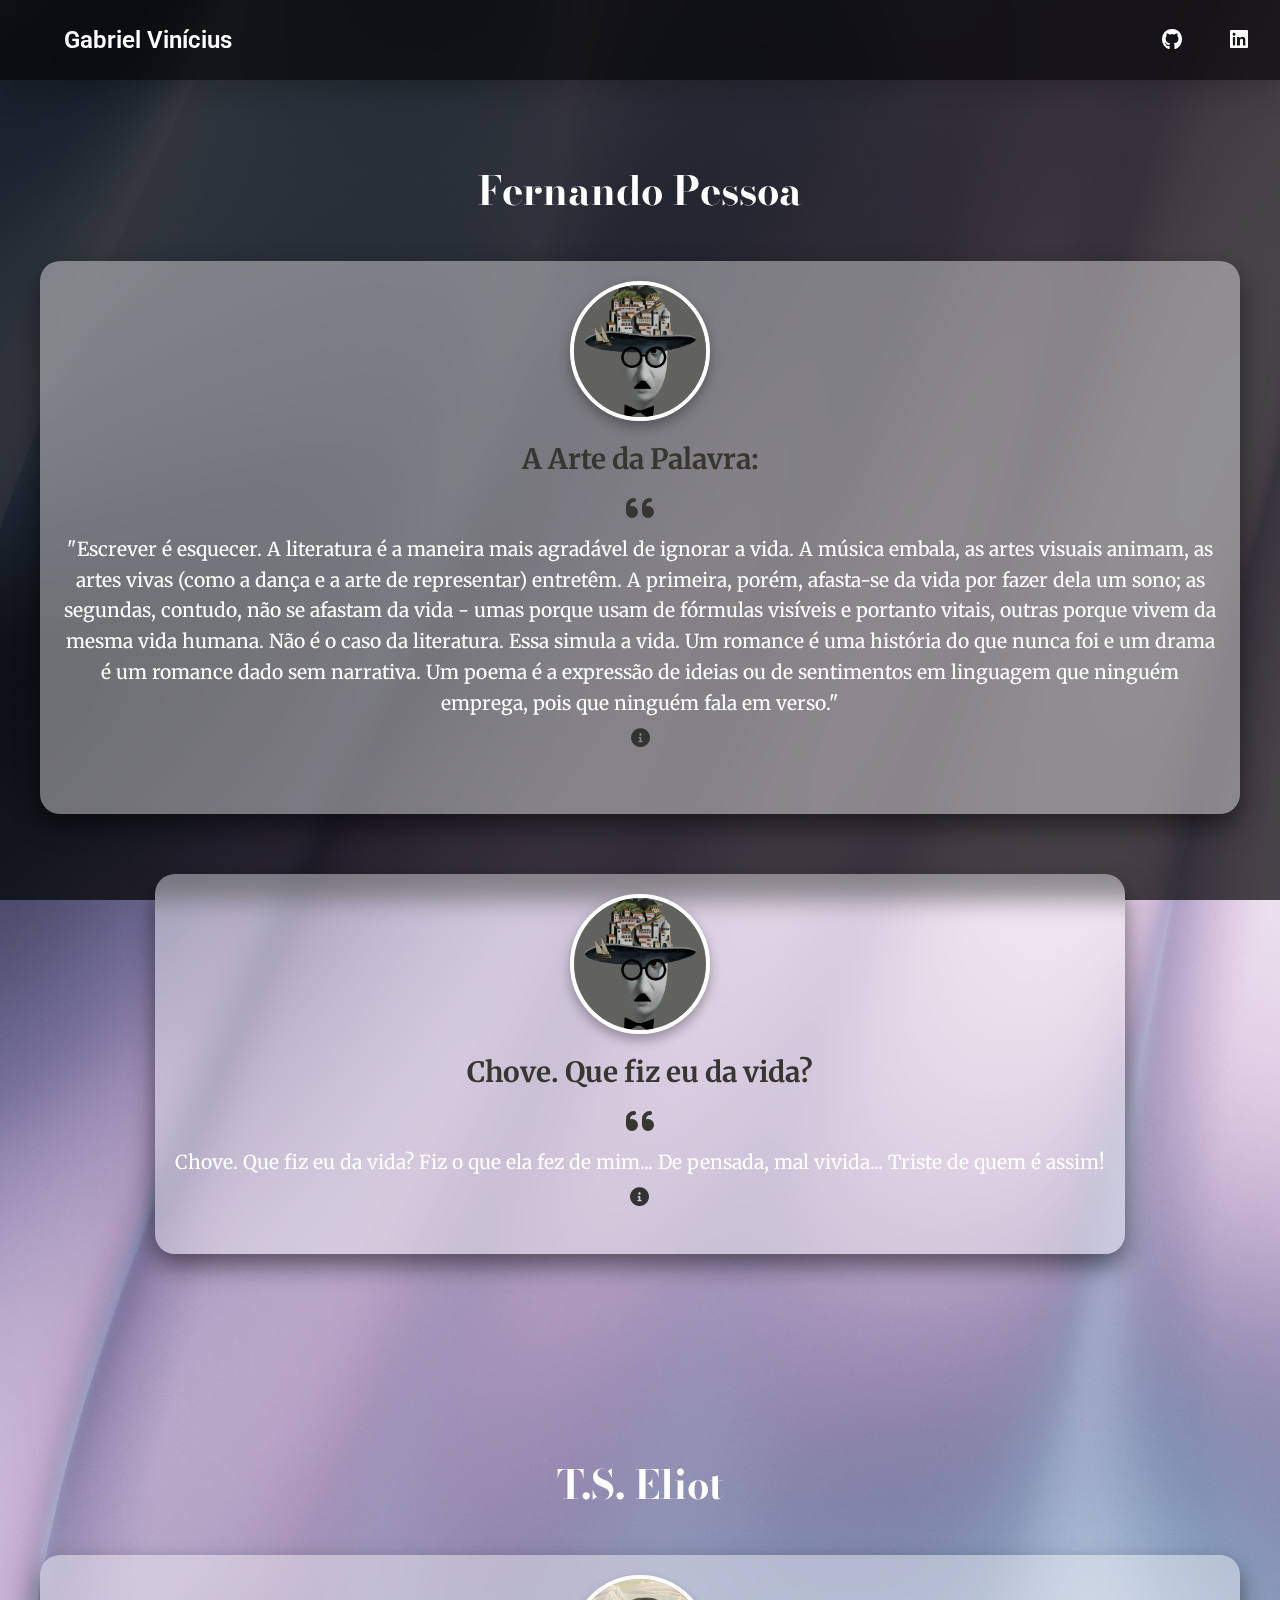
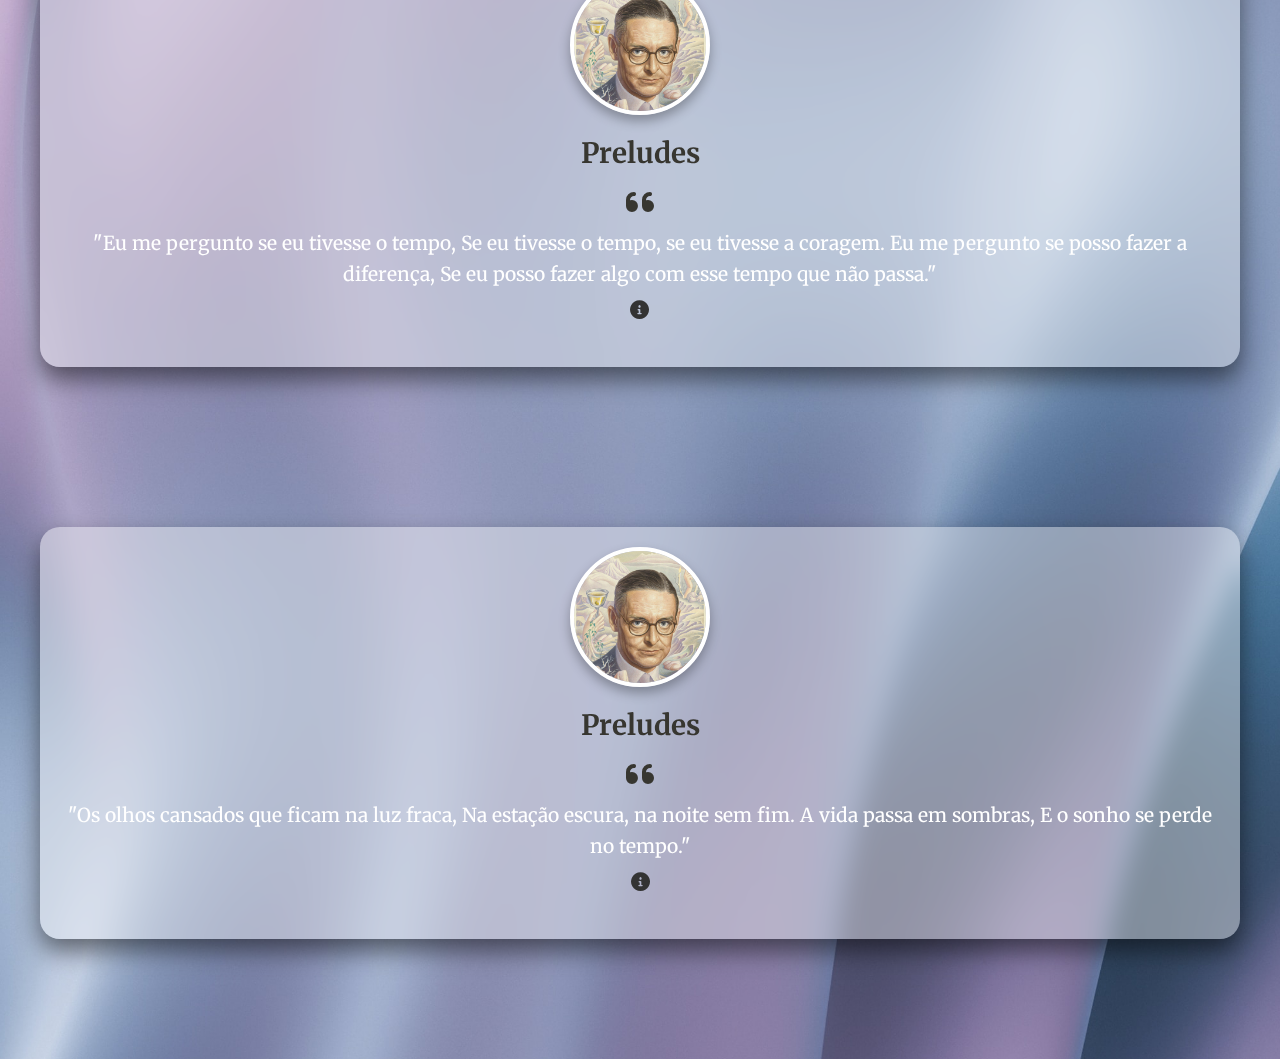
<file: poemas.html>
<!DOCTYPE html>
<html lang="en">
<head>
    <meta charset="UTF-8">
    <meta name="viewport" content="width=device-width, initial-scale=1.0">
    <title>Poemas</title>
    <link rel="stylesheet" href="style.css">
    <link href="https://fonts.googleapis.com/css2?family=Bodoni+Moda:wght@600&display=swap" rel="stylesheet">
    <link href="https://fonts.googleapis.com/css2?family=Roboto:ital,wght@0,400;1,100&display=swap" rel="stylesheet">
    <link rel="stylesheet" href="poemaStyle.css">
    <link rel="stylesheet" href="https://cdnjs.cloudflare.com/ajax/libs/font-awesome/6.0.0-beta3/css/all.min.css">
    <link rel="preconnect" href="https://fonts.googleapis.com">
    <link rel="preconnect" href="https://fonts.gstatic.com" crossorigin>
    <link href="https://fonts.googleapis.com/css2?family=Merriweather:wght@400;700&display=swap" rel="stylesheet">
</head>
<body>
    <header class="header">
        <a href="index.html" class="menu">Gabriel Vinícius</a>
        <nav class="navbar">
            <a href="https://github.com/GabrielAstra" title="GitHub" target="_blank" class="gitLogo"><i class="fab fa-github"></i></a>
            <a href="https://www.linkedin.com/in/gabriel-vin%C3%ADcius-30a443268/" title="LinkedIn" target="_blank" class="linkedinLogo"><i class="fab fa-linkedin"></i></a>
        </nav>
    </header>
    
    <div class="containerTitulo">
        <h1>Fernando Pessoa</h1>
    </div>
    
    <div class="container">
        <div class="cardNew">
            <div class="cardNew-image-wrapper">
                <img src="images/pessoa.jpg" alt="Sample Image" class="cardNew-image">
            </div>
            <div class="cardNew-content">
                <h2>A Arte da Palavra:</h2>
                <i class="fas fa-quote-left"></i> 
                <p>"Escrever é esquecer. A literatura é a maneira mais agradável de ignorar a vida. A música embala, as artes visuais animam, as artes vivas (como a dança e a arte de representar) entretêm. A primeira, porém, afasta-se da vida por fazer dela um sono; as segundas, contudo, não se afastam da vida - umas porque usam de fórmulas visíveis e portanto vitais, outras porque vivem da mesma vida humana. Não é o caso da literatura. Essa simula a vida. Um romance é uma história do que nunca foi e um drama é um romance dado sem narrativa. Um poema é a expressão de ideias ou de sentimentos em linguagem que ninguém emprega, pois que ninguém fala em verso."</p>
                <div class="tooltip">
                    <i class="fas fa-info-circle"></i>
                    <span class="tooltiptext">Aqui inicio um poema com uma visão sobre a literatura como um meio de escape e simulação da vida, em contrase com outras artes que sele relacionam mais diretamente com a experiência real. Uma preferência minha para esses assuntos. </span>
                </div>
            </div>
        </div>
        <div class="cardNew">
            <div class="cardNew-image-wrapper">
                <img src="images/pessoa.jpg" alt="Sample Image" class="cardNew-image">
            </div>
            <div class="cardNew-content">
                <h2>Chove. Que fiz eu da vida?</h2>
                <i class="fas fa-quote-left"></i> 
                <p>Chove. Que fiz eu da vida? Fiz o que ela fez de mim... De pensada, mal vivida... Triste de quem é assim!</p>
                <div class="tooltip">
                    <i class="fas fa-info-circle"></i>
                    <span class="tooltiptext">O trecho expressa uma profunda insatisfação com a própria vida, refletindo sobre a falta de realização e o impacto das circunstâncias externas.</span>
                </div>
            </div>
        </div>
    </div>
    <div class="containerTitulo">
        <h1>T.S. Eliot</h1>
    </div>
    
    <div class="container">
        <div class="cardNew">
            <div class="cardNew-image-wrapper">
                <img src="images/eliot.jpg" alt="T.S. Eliot" class="cardNew-image">
            </div>
            <div class="cardNew-content">
                <h2>Preludes</h2>
                <i class="fas fa-quote-left"></i> 
                <p>"Eu me pergunto se eu tivesse o tempo,
                    Se eu tivesse o tempo, se eu tivesse a coragem.
                    Eu me pergunto se posso fazer a diferença,
                    Se eu posso fazer algo com esse tempo que não passa."                    
                </p>
                <div class="tooltip">
                    <i class="fas fa-info-circle"></i>
                    <span class="tooltiptext">Esses versos refletem a incerteza e a introspecção de Prufrock, expressando a dificuldade de encontrar significado e propósito em meio ao medo e à indecisão.</span>
                </div>
            </div>
        </div>
    </div>
    <div class="container">
        <div class="cardNew">
            <div class="cardNew-image-wrapper">
                <img src="images/eliot.jpg" alt="T.S. Eliot" class="cardNew-image">
            </div>
            <div class="cardNew-content">
                <h2>Preludes</h2>
                <i class="fas fa-quote-left"></i> 
                <p>"Os olhos cansados que ficam na luz fraca,
                    Na estação escura, na noite sem fim.
                    A vida passa em sombras,
                    E o sonho se perde no tempo."
                </p>
                <div class="tooltip">
                    <i class="fas fa-info-circle"></i>
                    <span class="tooltiptext">Esse trecho ilustra a alienação e a monotonia da vida urbana, destacando a dificuldade de encontrar significado e satisfação no cotidiano.</span>
                </div>
            </div>
        </div>
    </div>
</body>
</html>
</file>
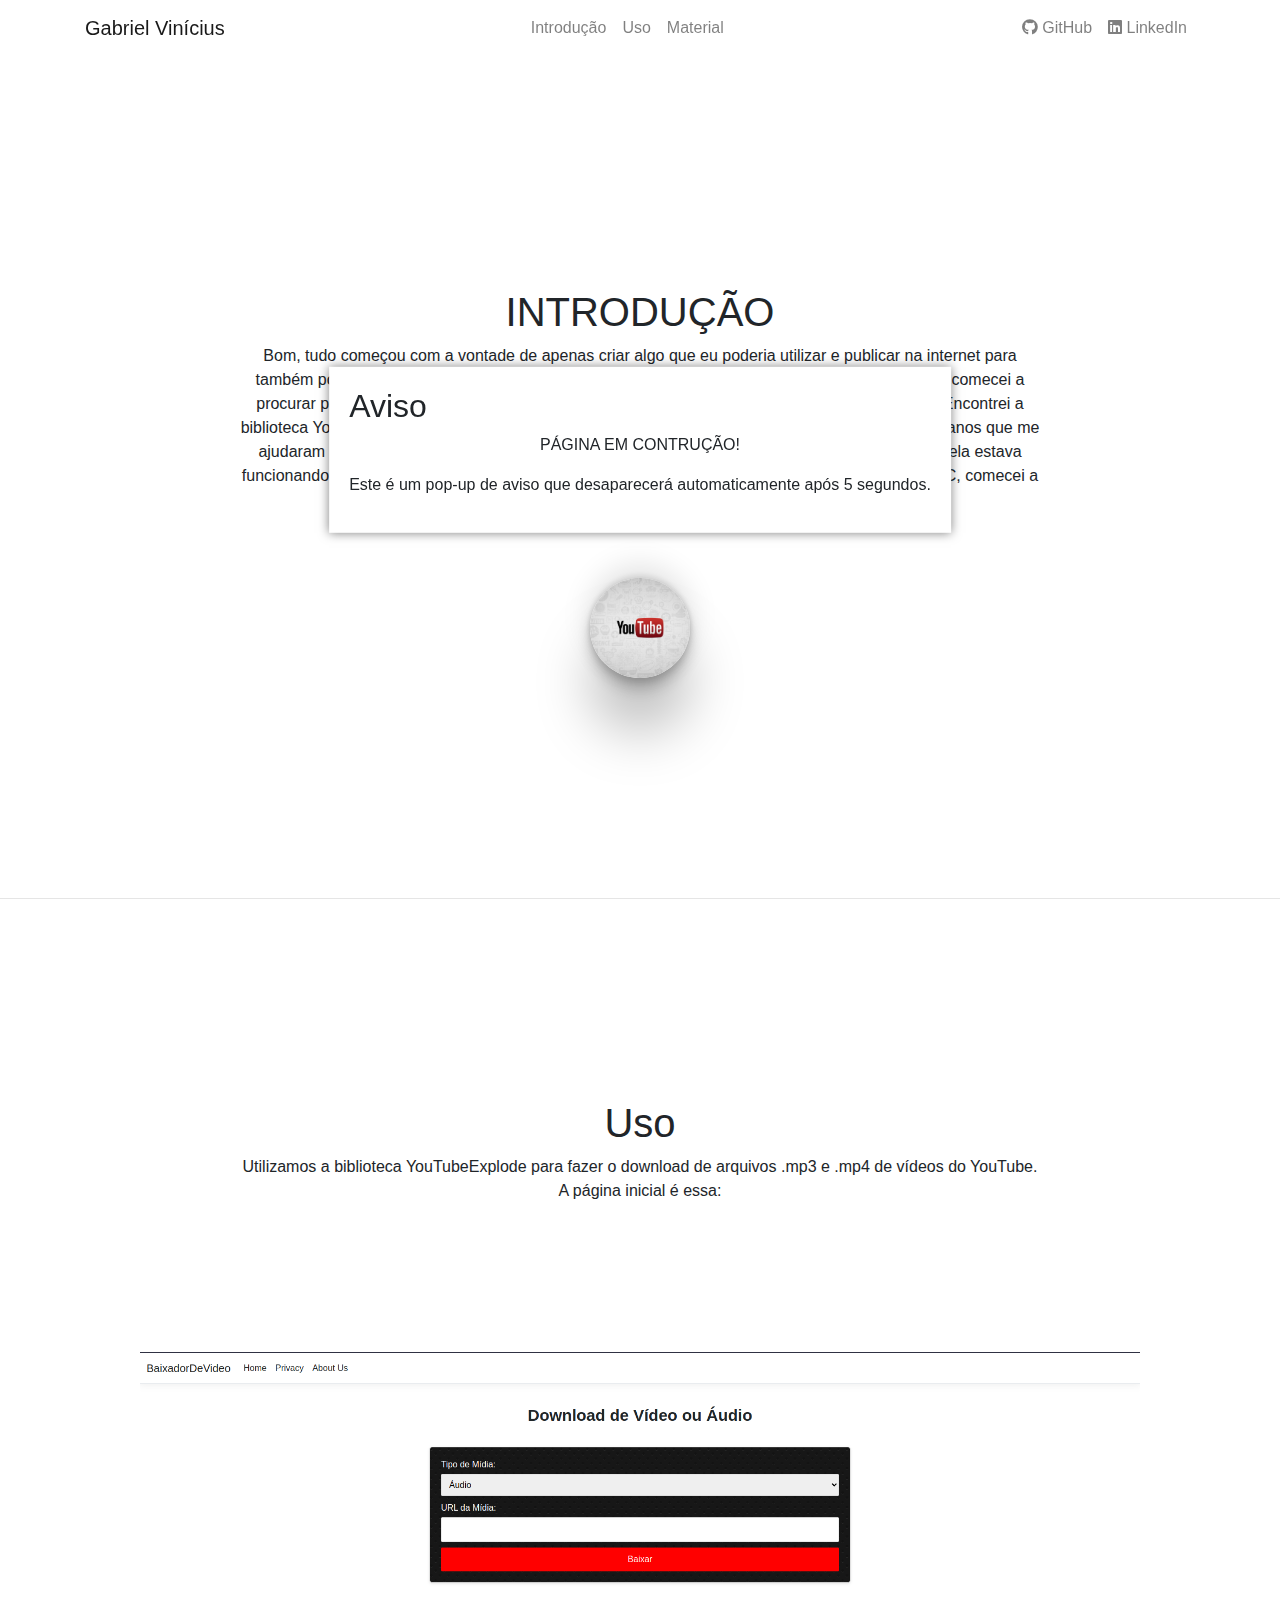
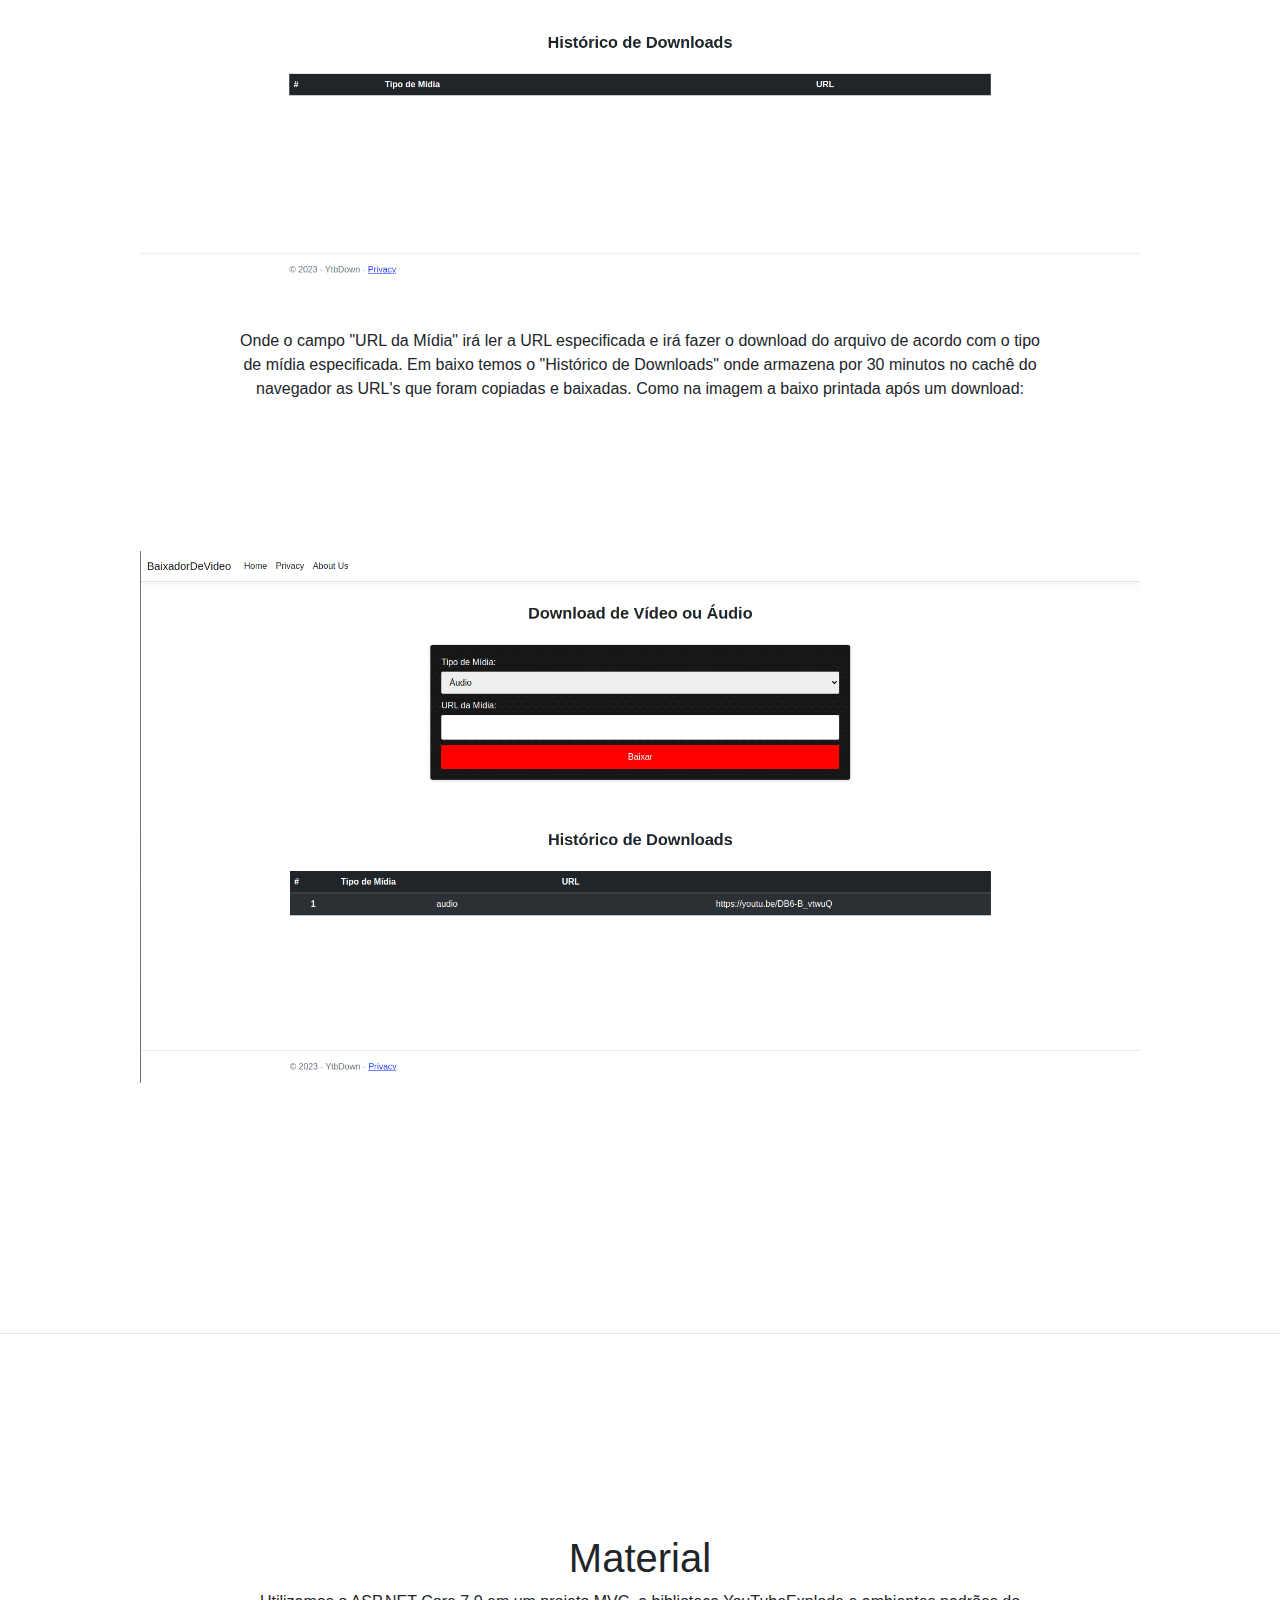
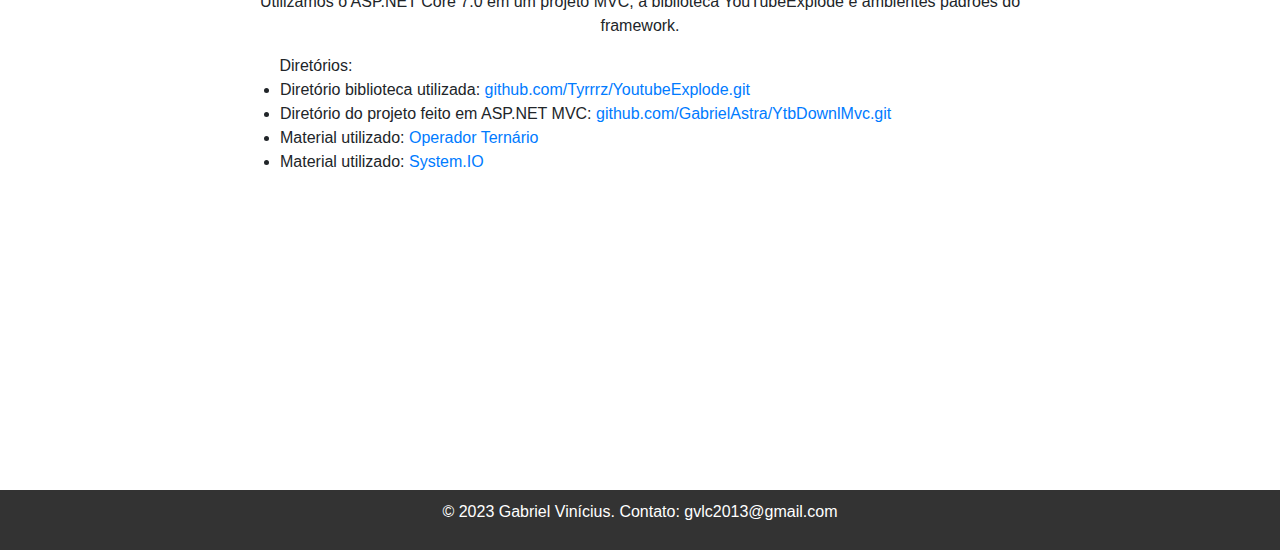
<file: YtbDown.html>
<!DOCTYPE html>
<html lang="en">
<head>
    <meta charset="UTF-8">
    <link rel="stylesheet" href="https://cdn.jsdelivr.net/npm/bootstrap@4.0.0/dist/css/bootstrap.min.css" integrity="sha384-Gn5384xqQ1aoWXA+058RXPxPg6fy4IWvTNh0E263XmFcJlSAwiGgFAW/dAiS6JXm" crossorigin="anonymous">
    <meta name="viewport" content="width=device-width, initial-scale=1.0">
    <link rel="stylesheet" href="styleYtb.css">
    <script src="smooth.js"></script>
    <link rel="stylesheet" href="https://cdnjs.cloudflare.com/ajax/libs/font-awesome/5.15.3/css/all.min.css">
    <link rel="stylesheet" href="https://maxcdn.bootstrapcdn.com/bootstrap/4.5.2/css/bootstrap.min.css">
    <script src="https://ajax.googleapis.com/ajax/libs/jquery/3.5.1/jquery.min.js"></script>
    <script src="https://cdnjs.cloudflare.com/ajax/libs/popper.js/1.16.0/umd/popper.min.js"></script>
    <script src="https://maxcdn.bootstrapcdn.com/bootstrap/4.5.2/js/bootstrap.min.js"></script>
    <title>Projeto Baixador De Vídeos</title>
</head>
<body>

  <a id="inicio"></a>

  <nav class="navbar navbar-expand-lg navbar-light fixed-top" style="background-color: rgba(255, 255, 255, 0.9);">
    <div class="container">
        <a class="navbar-brand" href="index.html">Gabriel Vinícius</a>
        <button class="navbar-toggler" type="button" data-toggle="collapse" data-target="#navbarSupportedContent" aria-controls="navbarSupportedContent" aria-expanded="false" aria-label="Toggle navigation">
            <span class="navbar-toggler-icon"></span>
        </button>
        <div class="collapse navbar-collapse" id="navbarSupportedContent">
            <ul class="navbar-nav ml-auto">
                <li class="nav-item">
                    <a class="nav-link" href="#">Introdução</a>
                </li>
                <li class="nav-item">
                    <a class="nav-link" href="#uso">Uso</a>
                </li>
                <li class="nav-item">
                    <a class="nav-link" href="#material">Material</a>
                </li>
            </ul>
            <ul class="navbar-nav ml-auto">
                <li class="nav-item">
                  <a class="nav-link" href="https://github.com/GabrielAstra" target="_blank">
                      <i class="fab fa-github"></i> GitHub
                  </a>
              </li>
              <li class="nav-item">
                  <a class="nav-link" href="https://www.linkedin.com/in/gabriel-vin%C3%ADcius-30a443268/" target="_blank">
                      <i class="fab fa-linkedin"></i> LinkedIn
                  </a>
              </li>
            </ul>
        </div>
    </div>
</nav>

  
<div id="meuPopup" class="popup">
  <h2>Aviso</h2>
  <p>PÁGINA EM CONTRUÇÃO!</p>
  <p>Este é um pop-up de aviso que desaparecerá automaticamente após 5 segundos.</p>
</div>


      <br><br><br><br><br><br><br><br><br><br><br><br>

      <div class="introducao">
        <h1>INTRODUÇÃO</h1>
        <p>Bom, tudo começou com a vontade de apenas criar algo que eu poderia utilizar e publicar na internet para também poderem utilizar,
            então pensei em um projeto que baixasse vídeos e áudios do YouTube, comecei a procurar por bibliotecas que pudessem me ajudar, 
            tanto com documentação como com códigos. Encontrei a biblioteca YoutubeExplode, logo comecei a pesquisar por vídeos e Encontrei
            bastantes tutoriais indianos que me ajudaram muito, comecei criando uma API e testando no Swagger, quando chegou ao ponto que ela
            estava funcionando perfeitamente para os meus requisitos decidi passar ela para um projeto ASP.NET MVC, comecei a fazer a parte visual
            dela. A principio 
        </p>
      </div>


      <div class="youtubeimg">
        <img src="images/you.jpg" alt="">
      </div>



<hr id ="linhaUso"class = "linhaUso">


<a id="uso"></a>
      
<div class="uso">
  <h1>Uso</h1>
  <p>Utilizamos a biblioteca YouTubeExplode para fazer o download de arquivos .mp3 e .mp4 de vídeos do YouTube.

    A página inicial é essa:</p>


  <img src="images/68747470733a2f2f692e696d6775722e636f6d2f5a556565347a382e706e67.png" alt="">

  <p class = "usoBaixo">Onde o campo "URL da Mídia" irá ler a URL especificada e irá fazer o download do arquivo de acordo com o tipo de mídia especificada.

    Em baixo temos o "Histórico de Downloads" onde armazena por 30 minutos no cachê do navegador as URL's que foram copiadas e baixadas. Como na imagem a baixo printada após um download:</p>

    <img src="images/222.png" alt="">
</div>
<hr id ="material">

<div class="material">
  <h1>Material</h1>
  <p>Utilizamos o ASP.NET Core 7.0 em um projeto MVC, a biblioteca YouTubeExplode e ambientes padrões do framework.</p>
  <p class = "dir">Diretórios:</p>

  <div class="lista">
    <ul>
      <li>Diretório biblioteca utilizada: <a target="_blank" href="https://github.com/Tyrrrz/YoutubeExplode.git">github.com/Tyrrrz/YoutubeExplode.git</a></li>
      <li>Diretório do projeto feito em ASP.NET MVC: <a target="_blank" href="https://github.com/GabrielAstra/YtbDownlMvc.git">github.com/GabrielAstra/YtbDownlMvc.git</a> </li>
      <li>Material utilizado: <a target="_blank" href="https://learn.microsoft.com/pt-br/dotnet/csharp/language-reference/operators/conditional-operator">Operador Ternário</a></li>
      <li>Material utilizado: <a target="_blank" href="https://learn.microsoft.com/pt-br/dotnet/api/system.io.file?view=net-7.0">System.IO</a></li>
    </ul>
  </div>
</div>

<footer>
  <p>&copy; 2023 Gabriel Vinícius. Contato: gvlc2013@gmail.com </p>
</footer>

<script>
  
  document.addEventListener("DOMContentLoaded", function() {
      const navLinks = document.querySelectorAll(".navbar-nav a");
      for (const link of navLinks) {
          link.addEventListener("click", smoothScroll);
      }

      function smoothScroll(e) {
          e.preventDefault();
          const targetId = this.getAttribute("href");
          const targetElement = document.querySelector(targetId);
          if (targetElement) {
              targetElement.scrollIntoView({
                  behavior: "smooth",
                  block: "start"
              });
          }
      }
  });

</script>

<script>

  window.onload = function() {
      var meuPopup = document.getElementById("meuPopup");
      meuPopup.style.display = "block";


      setTimeout(function() {
          meuPopup.style.display = "none";
      }, 5000); 
  }
</script>
    
</body>
</html>
</file>
<file: style.css>
*:not(.card, .setaBaixo) {
    position: static !important;
    transform: none !important;
}
body {
    background-image: url("images/milad-fakurian-lz8j9lMe-oA-unsplash.jpg");
    background-repeat: no-repeat;
    background-size: cover;
    background-position: center center;
    max-width: 100vw;
    overflow-x: hidden;
}

* {
    margin: 0;
    padding: 0;
    box-sizing: border-box;
    scroll-behavior: smooth;
}

body {
    background-image: url("images/milad-fakurian-lz8j9lMe-oA-unsplash.jpg");
    background-repeat: no-repeat;
    background-size: cover;
    background-attachment:scroll !important;
}

.header {
    position: fixed !important;
    top: 0;
    left: 0;
    width: 100%;
    padding: 2rem;
    display: flex;
    justify-content: space-between;
    align-items: center;
    z-index: 100;
    background: rgba(5, 0, 0, 0.6);
    box-shadow: 0 8px 32px 0 rgba(31, 38, 135, 0.37);
    backdrop-filter: blur(7px);
}
header {
    height: 80px;
}
.header a {
    color: white;
    font-family: 'Roboto', sans-serif;
    text-decoration: none;
    position: relative;
    display: inline-block;
}

.menu {
    font-size: 1.6rem;
    font-weight: 600;
}

.navbar a, .header .menu {
    font-size: 1.3rem;
    position: relative !important;
    margin-left: 2rem;
}

.header a::after {
    content: "";
    position: absolute !important;
    bottom: -3px;
    left: 0;
    width: 100%;
    height: 2px;
    background-color: white;
    transform: scaleX(0) !important;
    transition: transform 0.3s ease;
}

.header a:hover::after {
    transform: scaleX(1) !important;
}

.InitialScreen {
    height: 100vh;
    padding-top: 80px;
    display: flex;
    flex-direction: column;
    align-items: center;
    justify-content: center;
}

.InitialScreen section {
    display: flex;
    align-items: center;
}

.setaBaixo {
    position: absolute !important;
    bottom: 3rem;
}

.titulo h1 {
    text-align: center;
    font-family: 'Bodoni Moda', serif;
    color: white;
    /* margin-top: 15rem; */
    /* margin-bottom: 5rem; */
    /* transform: translate(-50%, -50%); */
    font-size: 4rem;
    font-weight: 10;
    animation: nomeAparecendo 5s ease-in;
    animation-fill-mode: forwards;
    opacity: 0;
}

@keyframes nomeAparecendo {
    0% {
        opacity: 0;
    }
    100% {
        opacity: 1;
    }
}

.setaBaixo {
    text-align: center;
    /* position: absolute; */
    color: white;
    font-size: 50px;
    /* left: 50%; */
    /* top: 80%; */
}

.setaBaixo {
    animation-name: setaBaixo;
    animation-duration: 1s;
    animation-timing-function: ease-in-out;
    animation-iteration-count: infinite;
    animation-direction: alternate;
}

@keyframes setaBaixo {
    0% {
        transform: translateY(0%);
    }
    100% {
        transform: translateY(30%);
    }
}

#SobreMim {
    /* position: absolute;
    top: 70rem;
    left: 50%;
    transform: translateX(-50%); */
    justify-items: center;
    width: 100vw;
    /* margin: 1rem 0px; */
    height: 1px;
    border: 0px;
    background-color: #dddddd;
}

.sobreMim {
    /* position: absolute; */
    text-align: center;
    /* top: 80rem; */
    padding: 3rem 0px;
    left: 45%;
    color: white;
    font-family: 'Roboto', sans-serif;
    font-size: 2rem;
}

.Projetos {
    margin-top: 3rem;
    padding: 1.5rem 0rem;
}

.fullScreen {
    width: 100vw;
}

.imgSobreMim img {
    object-fit: cover;
    border-radius: 30px;
    width: 60rem;
    height: 15rem;
    position: absolute;
    top: 90rem;
    left: 25%;
    box-shadow: rgba(0, 0, 0, 0.25) 0px 54px 55px, rgba(0, 0, 0, 0.12) 0px -12px 30px, rgba(0, 0, 0, 0.12) 0px 4px 6px, rgba(0, 0, 0, 0.17) 0px 12px 13px, rgba(0, 0, 0, 0.09) 0px -3px 5px;
}

.txtSobreMim {
    font-family: 'Roboto', sans-serif;
    color: white;
    position: absolute;
    text-align: center;
    top: 110rem;
    left: 0%;
    margin: 30px;
    font-size: 30px;
    /* visibility: hidden; */
}


.txtSobreMim {
    background: rgba(0, 0, 0, 0.08);
    border-radius: 16px;
    box-shadow: 0 4px 30px rgba(0, 0, 0, 0.1);
    backdrop-filter: blur(8.7px);
    -webkit-backdrop-filter: blur(8.7px);
}


.ubuntu{
    font-family: 'Ubuntu', sans-serif;
}
.relative {
    position: relative !important;
    display: flex;
    flex-direction: column;
    align-items: center;
}
.euImagem {
    height: 3rem;
}

.sobreMim h1 {margin: 3rem 0px;}
.euImagem img {
    position: absolute !important;
    /* top: 99rem; */
    bottom: 0rem;
    border-radius: 50%;
    width: 6rem;
    height: 6rem;
    object-fit:cover;
}
@media (min-width: 1024px) {
    .euImagem img {
        transform: translateX(-50%) !important;
    }
}

#Projetos {
    /* position: absolute;
    top: 132rem;
    left: 50%;
    transform: translateX(-50%);
    justify-items: center; */
    width: 100vw;
    height: 1px;
    margin: 0.5rem 0px;
    border: 0px;
    background-color: #fff;
}

.Projetos, .contato {
    /* position: absolute; */
    text-align: center;
    color: white;
    font-family: 'Roboto', sans-serif;
}

.Projetos h1, .contato h1 {
    font-size: 3rem;
}

.contato h1 {
    /* padding-top: 1rem !important; */
    /* padding-bottom: 4.2rem; */
}

.Projetos h1 {
    margin: 2rem 0px;
}
#Contato {
    height: 1px;
    border: 0px;
    position: relative !important;
    top: -2px;
    background-color: #fff;
}

.sectionFullScreen {
    min-height: 100vh;
}

.contato {
    margin-top: 6.5rem;
}

.centered {
    display: flex;
    align-items: center;
}
/* .contato h1{
    font-family: 'Roboto', sans-serif;
    color: white;
    position: absolute;
    text-align: center;
    font-size: 3rem;
    left: 45%;
    top: 240rem;
}
.email{
    font-family: 'Roboto', sans-serif;
    color: white;
    position: absolute;
    text-align: center;
    font-size: 25px;
    left: 41%;
    top: 255rem;
}
.blog{
    color: white;
    position: absolute;
    text-align: center;
    font-size: 25px;
    left: 41%;
    top: 260rem;
    font-family: 'Roboto', sans-serif;
}

.instagram{
    font-family: 'Roboto', sans-serif;
    color: white;
    position: absolute;
    text-align: center;
    font-size: 25px;
    left: 41%;
    top: 265rem;
} */

footer{
    background-color: #333;
    background: rgba(5, 0, 0, 0.6);
    box-shadow: 0 8px 32px 0 rgba(31, 38, 135, 0.37);
    color: #fff;
    padding: 20px;
    text-align: center;
    top: 230rem;
    position: relative;
}










































/*Projetos, imagens*/
.container {
    /* display: flex; */
    /* flex-wrap: wrap; */
    display: grid;
    grid-template-columns: 500px 500px;
    /* width: 100vw; */
    gap: 5rem;
    margin-bottom: 5rem;
    justify-content: center;
}

.container .card {
    position: relative !important;
    aspect-ratio: 1;
    width: 500px;
    /* flex-basis: 50%; */
    height: 400px;
    border-radius: 50px;
}


.container .card img {
    width: 500px; /* Aumente o valor para aumentar a largura dos cards */
    height: 400px; /* Aumente o valor para aumentar a altura dos cards */
    object-fit: cover;
    border-radius: 50px;
    transition: filter 0.5s;
    box-shadow: rgba(0, 0, 0, 0.25) 0px 54px 55px, rgba(0, 0, 0, 0.12) 0px -12px 30px, rgba(0, 0, 0, 0.12) 0px 4px 6px, rgba(0, 0, 0, 0.17) 0px 12px 13px, rgba(0, 0, 0, 0.09) 0px -3px 5px;
}



.container .card:hover img {
    filter: blur(5px);
}

.container .card .content {
    position: absolute !important;
    top: 50%;
    left: 0;
    padding: 10px;
    transform: translateY(-50%) !important;
    opacity: 0;
    transition: 0.5s;
    width: 100%;
}

.container .card .content * {
    margin-left: 0px !important;
    text-align: center;
}

.container .card:hover .content {
    opacity: 1;
}

.container .card .content h3 {
    font-size: 24px;
    color: white;
    font-family: 'Roboto', sans-serif;
    margin: 10px 0;
    margin-left: 10rem;
    text-align: center; 
}

.container .card .content p {
    font-size: 18px;
    color: white;
    font-family: 'Roboto', sans-serif;
    margin: 10px 0;
    margin-left: 10rem;
    text-align: center; 
}










/* Estilos para telas maiores */
@media (min-width: 768px) {
    /* .imgSobreMim img {
        width: 100%;
        height: auto;
        max-width: 1000px;
        max-height: 200px;
        top: 90rem;
        left: 50%;
        transform: translateX(-50%);
    } */

    .txtSobreMim {
        font-size: 30px;
        top: 110rem;
        left: 0;
    }
}

/* Estilos para telas menores */
@media (max-width: 767px) {
    .imgSobreMim img {
        width: 100%;
        height: auto;
        max-width: 100%;
        max-height: 300px;
        top: 90rem;
        left: 0;
        transform: none;
    }

    .txtSobreMim {
        font-size: 16px;
        top: 115rem;
        left: 0;
    }
}


/* Personalizacao da scrollbar*/

::-webkit-scrollbar{
    width: 12px;
    background-color: rgba(0, 0, 0, 0.25);
    border: 5px solid white;
}

::-webkit-scrollbar-thumb{
    background-color: darkgray;
    border-radius: 50px;
    border: 1px solid white;
}
::-webkit-scrollbar-thumb:hover {
    background-color: #555; 
  }



/*Profile card*/
  .profile-card {
    height: 550px;
    width: 450px;
    /* width: 100vw; */
    display: flex;
    margin: 0 auto;
    margin-bottom: 20rem;
    flex-direction: column;
    align-items: center;
    justify-content: center;
    background-color: #f0f0f0;
    border-radius: 20px;
    box-shadow: 0 2px 4px rgba(0, 0, 0, 0.1);
}
.profile-content {
    padding-inline: 20px;
    text-align: center;
    display: flex;
    flex-direction: column;
    align-items: center;
    font-family: 'Roboto', sans-serif;

}
.profile-picture {
  width: 220px;
  height: 220px;
  background-color: #aaa;
  border-radius: 50%;
}
.profile-picture img{
    max-width: 100%;
    border-radius: 50%;
}
.profile-name {
  margin-top: 10px;
  font-size: 29px;
  font-weight: bold;
}
.profile-description {
  margin-top: 25px;
  color: #777;
}
.social-icons {
  margin-top: 20px;
  list-style: none;
  padding: 0;
}
.social-icons li {
  display: inline-block;
  margin: 0 10px;
}
.social-icons a {
  color: #777;
  font-size: 24px;
  transition: color 0.3s ease;
}
.social-icons, .email:hover{
    color: #dd4b39;
}
.social-icons, .insta:hover{
    color: #ea4c89;
}
.social-icons, .linkedin:hover{
    color: #0077b5;

}
/* .social-icons a:hover {
  color: #25a1ff;
} */

.attribute{
    position: absolute;
    bottom: 10px;
}
/* linha do tempo */
.timeline {
    display: flex;
    align-items: center;
    position: relative;
    margin-top: 2rem;
    padding: 1rem 0;
    width: 100%;
    overflow-x: auto;
    justify-content: center;
    padding-bottom: 20px;
}

.timeline-event {
    display: flex;
    flex-direction: column;
    align-items: center;
    text-align: center;
    position: relative;
    width: 200px;
    margin: 0 20px;
    opacity: 0;
    transform: translateY(20px);
    transition: opacity 0.6s ease-out, transform 0.6s ease-out;
}

.timeline-event.show {
    opacity: 1;
    transform: translateY(0);
}

.timeline-point {
    width: 20px;
    height: 20px;
    background-color: #fff;
    border-radius: 50%;
    margin-bottom: 10px;
}

.timeline-content {
    background-color: #f4f4f4;
    padding: 10px;
    border-radius: 5px;
    box-shadow: 0 2px 4px rgba(0, 0, 0, 0.1);
}

.timeline h3 {
    margin-bottom: 5px;
    font-size: 1.2rem;
    font-family: 'Bodoni Moda', serif;
}

.timeline p {
    font-size: 1rem;
    font-family: 'Roboto', sans-serif;
}

.timeline:before {
    content: '';
    position: absolute;
    top: 175%;
    left: 50%;
    width: 700px;
    height: 4px;
    background-color: #fff;
    z-index: -1;
    transform: translateX(-50%) translateY(-50%);
    visibility: hidden;
}

@media (max-width: 768px) {
    .timeline {
        flex-direction: column;
        align-items: flex-start;
        justify-content: flex-start;
    }

    .timeline-event {
        width: 100%;
        margin: 20px 0; 
        align-items: flex-start; 
    }

    .timeline:before {
        top: auto;
        bottom: 0; 
        left: 0; 
        width: 4px;
        height: 100%;
        transform: translateX(0) translateY(0);
    }

    .timeline-point {
        margin-bottom: 10px;
        margin-left: -15px; 
    }
}

@media (max-width: 480px) {
    .timeline h3 {
        font-size: 1rem;
    }

    .timeline p {
        font-size: 0.9rem;
    }

    .timeline-point {
        width: 15px;
        height: 15px;
    }

    .timeline-content {
        padding: 8px;
    }
}
.linha-cards {
    position: absolute;
    top: -20px; 
    left: 50%; 
    transform: translateX(-50%); 
    width: 0;
    height: 4px; 
    background-color: #fff; 
    transition: width 2s ease;
    visibility: hidden; 
}
</file>
<file: poemaStyle.css>
body {
    background-image: url("images/milad-fakurian-lz8j9lMe-oA-unsplash.jpg");
    background-repeat: no-repeat;
    background-size: cover;
    background-position: center center;
    margin: 0;
    padding: 0;
    position: relative; 
}

body::after {
    content: "";
    position: absolute;
    top: 0;
    left: 0;
    width: 100%;
    height: 100%;
    z-index: -1; 
}

body {
    position: relative; 
}

body::before {
    content: "";
    position: fixed; 
    top: 0;
    left: 0;
    width: 100%;
    height: 100%;
    background: rgba(0, 0, 0, 0.7); 
    z-index: -1; 
}

.container, .profile-card, .header, .InitialScreen, .setaBaixo, .txtSobreMim, .profile-content, .timeline, .linha-cards ,.containerTitulo{
    position: relative;
    z-index: 2; 
}

* {
    margin: 0;
    padding: 0;
    box-sizing: border-box;
    scroll-behavior: smooth;
}

.container {
    display: flex;
    flex-wrap: wrap;
    justify-content: center;
    gap: 20px; 
    padding: 20px;
}

.containerTitulo {
    display: flex;
    justify-content: center;
    color: #fff;
    font-family: 'Roboto', sans-serif;
    margin-top: 80px; 
}
.cardNew {
    background: rgba(255, 255, 255, 0.4); 
    border-radius: 20px;
    backdrop-filter: blur(12px); 
    -webkit-backdrop-filter: blur(12px); 
    padding: 20px;
    box-shadow: 0 12px 24px rgba(0, 0, 0, 0.5);
    text-align: center;
    overflow: hidden;
    min-width: 250px; 
    width: auto;
    margin: 20px; 
}



.cardNew-image-wrapper {
    position: relative;
    margin-bottom: 20px;
}

.cardNew-image {
    width: 140px;
    height: 140px;
    border-radius: 50%;
    border: 4px solid #fff;
    display: block;
    margin: 0 auto;
    object-fit: cover;
    box-shadow: 0 6px 12px rgba(0, 0, 0, 0.3);
}
.cardNew:hover {
    transform: scale(1.05);
    transition: transform 0.3s ease;
}
.cardNew-content h2 {
    font-family: 'Merriweather', serif;
    font-size: 1.75em;
    margin-bottom: 15px;
    color: #373630; 
}

.cardNew-content p {
    font-family: 'Roboto', sans-serif;
    font-size: 1.2em;
    line-height: 1.6;
}


.cardNew-content {
    color: #fff;
}

h2 {
    margin-bottom: 10px;
    font-size: 1.5em;
}

p {
    margin: 0;
    font-size: 1em;
    line-height: 1.5;
}

.containerTitulo h1 {
    font-family: 'Bodoni Moda', serif; 
    font-size: 2.5rem; 
    margin-top: 80px; 
    text-align: center; 
    color: #fff; 
}
.cardNew-content i {
    display: block;
    margin: 10px auto;
    font-size: 2em;
    color: #373630; 
}
.cardNew:hover .cardNew-content {
    color: #f0f0f0;
    filter: brightness(1.2);
}
@media (max-width: 768px) {
    .cardNew {
        min-width: 200px;
        padding: 15px;
    }

    .cardNew-image {
        width: 100px;
        height: 100px;
    }
}

.header {
    position: fixed;
    top: 0;
    left: 0;
    width: 100%;
    padding: 1rem 2rem;
    display: flex;
    justify-content: space-between;
    align-items: center;
    background: rgba(0, 0, 0, 0.6); 
    box-shadow: 0 8px 32px rgba(0, 0, 0, 0.2); 
    backdrop-filter: blur(8px); 
    -webkit-backdrop-filter: blur(8px); 
    z-index: 1000; 
}

.header .menu {
    color: white;
    font-family: 'Roboto', sans-serif; 
    font-size: 1.5rem;
    text-decoration: none;
}

.navbar {
    display: flex;
    gap: 1rem;
}
.cardNew-content p {
    font-family: 'Merriweather', serif;
}

.cardNew-content h2 {
    font-family: 'Merriweather', serif;
}

.navbarLinks {
    color: white;
    font-family: 'Roboto', sans-serif;
    font-size: 1rem;
    text-decoration: none;
    position: relative;
}

.navbarLinks::after {
    content: "";
    position: absolute;
    bottom: -2px;
    left: 0;
    width: 100%;
    height: 2px;
    background-color: white;
    transform: scaleX(0);
    transition: transform 0.3s ease;
}

.navbarLinks:hover::after {
    transform: scaleX(1);
}

.gitLogo, .linkedinLogo {
    color: white;
    font-size: 1.5rem;
    margin-left: 1rem;
    transition: color 0.3s;
}

.gitLogo:hover, .linkedinLogo:hover {
    color: #ddd;
}

.tooltip {
    position: relative;
    display: inline-block;
}

.tooltip .tooltiptext {
    visibility: hidden;
    width: 220px;
    background-color: #555;
    color: #fff;
    text-align: center;
    border-radius: 5px;
    padding: 5px 0;
    position: absolute;
    z-index: 1;
    bottom: 125%; 
    left: 50%;
    margin-left: -110px; 
    opacity: 0;
    transition: opacity 0.3s;
}

.tooltip:hover .tooltiptext {
    visibility: visible;
    opacity: 1;
}

.tooltip i {
    color: #333;
    font-size: 1.2em;
}
</file>
<file: styleYtb.css>
body{
    font-family: -apple-system, BlinkMacSystemFont, sans-serif;
}
a.navbar-brand img {
    object-fit: cover; 
}

.introducao {
    display: flex;
    flex-direction: column;
    align-items: center;
    justify-content: center;
    width: 800px;
    margin: 0 auto; 
}

.introducao h1, p {
    text-align: center;

}

.youtubeimg img{
    width: 100px;
    height: 100px;
    object-fit: cover;
    border-radius: 50px;
    box-shadow: rgba(0, 0, 0, 0.25) 0px 54px 55px, rgba(0, 0, 0, 0.12) 0px -12px 30px, rgba(0, 0, 0, 0.12) 0px 4px 6px, rgba(0, 0, 0, 0.17) 0px 12px 13px, rgba(0, 0, 0, 0.09) 0px -3px 5px;
}

.youtubeimg{
    display: flex;
    flex-direction: column;
    align-items: center;
    justify-content: center;
    margin: 0 auto; 
    height: 200px;
    
    
}

.linhaUso{
    display: flex;
    margin-top: 170px;
}
.uso{
    display: flex;
    flex-direction: column;
    align-items: center;
    justify-content: center;
    width: 800px;
    margin: 0 auto; 
    margin-top: 200px;
}

.uso img{
    width: 1000px;
    height: 1000px;
    object-fit: contain;
    display: flex;
    flex-direction: column;
    margin-top: -100px;
}

.usoBaixo{
    display: flex;
    margin-top: -190px;
}

html {
    scroll-behavior: smooth;
}

.material{
    display: flex;
    flex-direction: column;
    align-items: center;
    justify-content: center;
    width: 800px;
    margin: 0 auto; 
    margin-top: 200px;
}

.lista{
    display: flex;
    flex-direction: column;
    align-items: flex-start;
    justify-content: flex-start;
    width: 800px;
    margin: 0 auto; 
}

.dir{
    display: flex;
    flex-direction: column;
    align-items: flex-start;
    justify-content: flex-start;
    width: 721px;
    margin: 0 auto; 
}



a {
    color: black; 
    text-decoration: none; 
    transition: color 0.3s, text-decoration 0.3s; 
}


a:hover {
    text-decoration: underline; 
    color: blue; 
}


footer {
    background-color: #333;
    color: white;
    padding: 10px;
    text-align: center;
    margin-top: 300px;
}


.popup {
    display: none;
    position: fixed;
    top: 50%;
    left: 50%;
    transform: translate(-50%, -50%);
    background-color: #fff;
    padding: 20px;
    box-shadow: 0px 0px 10px rgba(0, 0, 0, 0.5);
}
</file>
